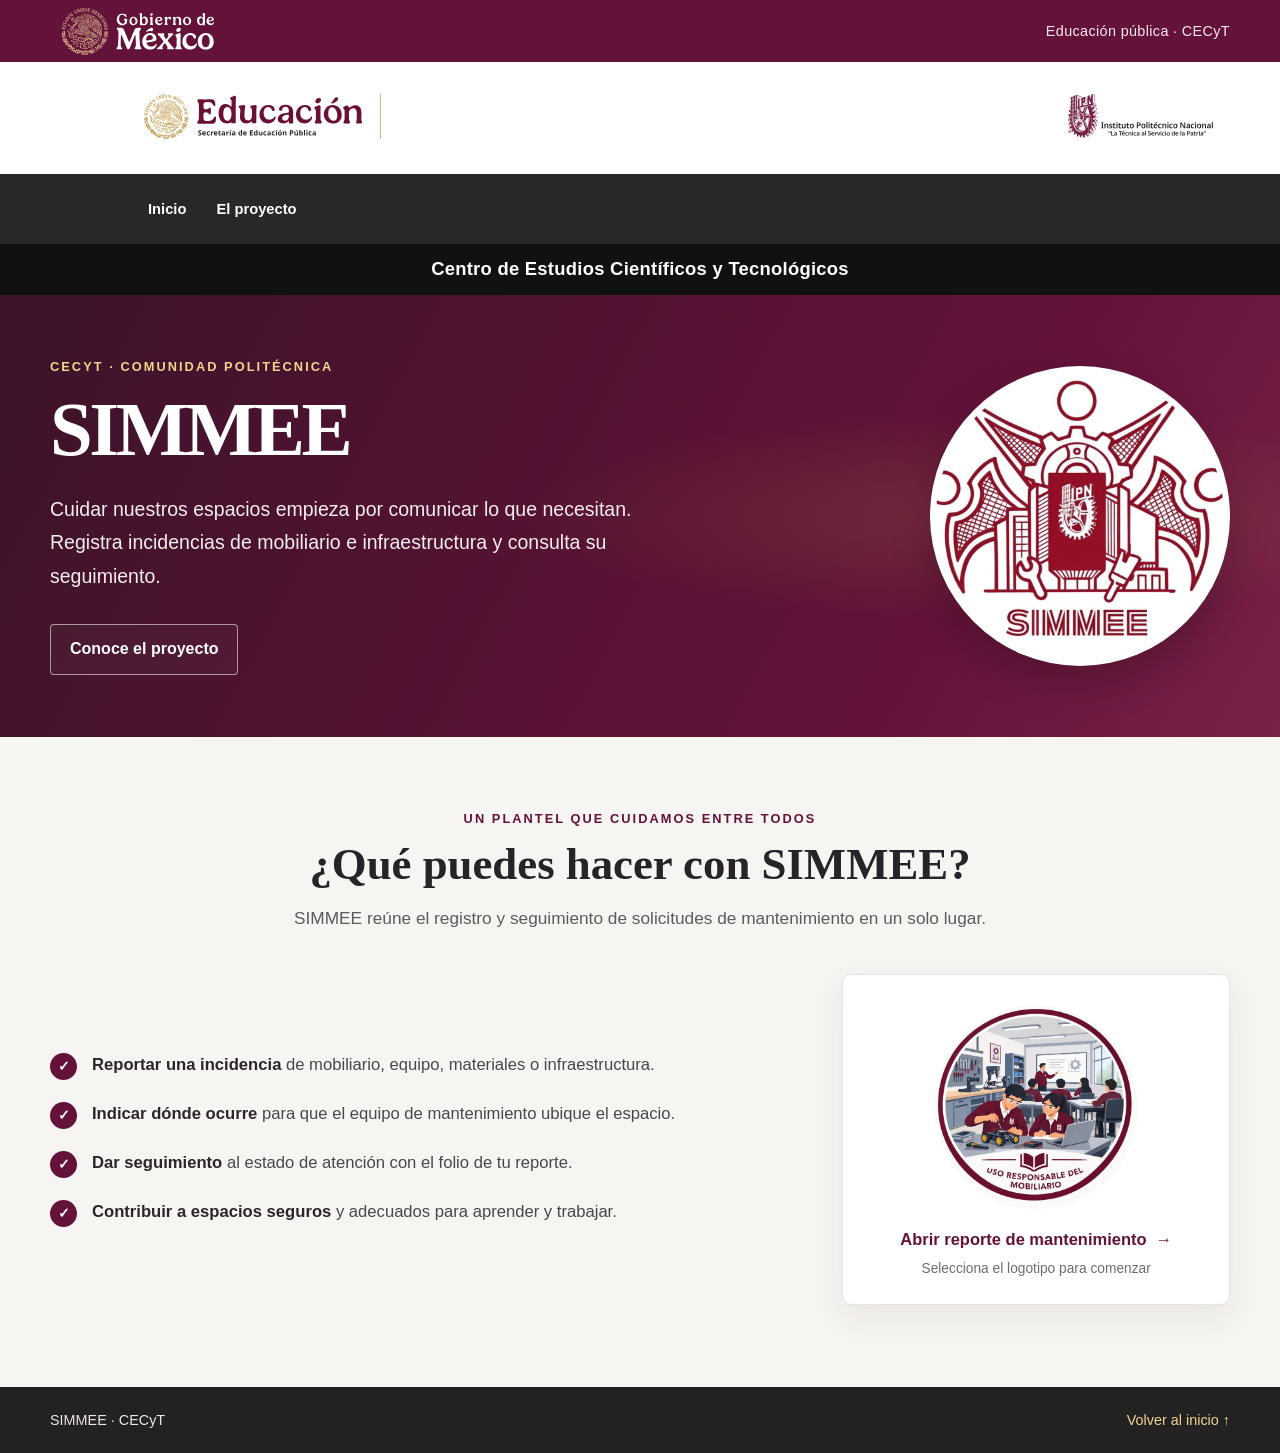
<file: index.html>
<!doctype html>
<html lang="es-MX">
<head>
  <meta charset="utf-8">
  <meta name="viewport" content="width=device-width, initial-scale=1">
  <meta name="theme-color" content="#65123a">
  <meta name="description" content="Aula Consciente: reporta y da seguimiento al mantenimiento de los espacios educativos del CECyT 7.">
  <title>SIMMEE | CECyT </title>
  <link rel="stylesheet" href="Estilo.css">
</head>
<body>
  <header id="inicio">
    <div class="barra-gobierno">
      <div class="contenedor barra-gobierno-contenido">
        <img class="logo-gobierno" src="assets/logo_blanco.svg" alt="Gobierno de México">
        <span class="leyenda-gobierno">Educación pública · CECyT </span>
      </div>
    </div>

    <div class="identidad">
      <div class="contenedor logos-institucionales">
        <img class="logo-educacion" src="assets/pleca-educacion.svg" alt="Secretaría de Educación Pública">
        <img class="logo-ipn" src="assets/logo-ipn-horizontal.svg" alt="Instituto Politécnico Nacional">
      </div>
    </div>

    <nav class="menu-plantel" aria-label="Navegación principal">
      <div class="contenedor menu-contenido">
        <a class="marca-plantel" href="#inicio" aria-label="Aula Consciente, inicio">
          
        </a>
        <a href="#inicio">Inicio</a>
        <a href="#proyecto">El proyecto</a>
      </div>
    </nav>
    <div class="nombre-plantel">Centro de Estudios Científicos y Tecnológicos</div>
  </header>

  <main>
    <section class="hero-proyecto" aria-labelledby="titulo-proyecto">
      <div class="ancho hero-contenido">
        <div class="hero-texto">
          <p class="sobretitulo">CECyT · Comunidad politécnica</p>
          <h1 id="titulo-proyecto">SIMMEE</h1>
          <p class="hero-descripcion">Cuidar nuestros espacios empieza por comunicar lo que necesitan. Registra incidencias de mobiliario e infraestructura y consulta su seguimiento.</p>
          <div class="hero-acciones">
            <a class="boton boton-contorno" href="#proyecto">Conoce el proyecto</a>
          </div>
        </div>
        <img class="hero-logo" src="WhatsApp Image 2026-09-26 at 5.30.05 PM.jpeg" alt="Logotipo: Uso responsable del mobiliario">
      </div>
    </section>

    <section class="seccion-funciones" id="proyecto" aria-labelledby="titulo-funciones">
      <div class="ancho">
        <div class="encabezado-seccion">
          <p class="sobretitulo sobretitulo-vino">Un plantel que cuidamos entre todos</p>
          <h2 id="titulo-funciones">¿Qué puedes hacer con SIMMEE?</h2>
          <p>SIMMEE reúne el registro y seguimiento de solicitudes de mantenimiento en un solo lugar.</p>
        </div>

        <div class="contenido-funciones">
          <ul class="lista-funciones">
            <li><span class="check" aria-hidden="true">✓</span><span><strong>Reportar una incidencia</strong> de mobiliario, equipo, materiales o infraestructura.</span></li>
            <li><span class="check" aria-hidden="true">✓</span><span><strong>Indicar dónde ocurre</strong> para que el equipo de mantenimiento ubique el espacio.</span></li>
            <li><span class="check" aria-hidden="true">✓</span><span><strong>Dar seguimiento</strong> al estado de atención con el folio de tu reporte.</span></li>
            <li><span class="check" aria-hidden="true">✓</span><span><strong>Contribuir a espacios seguros</strong> y adecuados para aprender y trabajar.</span></li>
          </ul>

          <a class="logo-proyecto-enlace" href="REPORTE%20DE%20MANTENIMIENTO.html" aria-label="Abrir el reporte de mantenimiento. Selecciona el logotipo del proyecto para continuar.">
            <span class="logo-marco"><img class="logo-proyecto" src="assets/logo-uso-responsable-mobiliario.jpeg" alt="Logotipo: Uso responsable del mobiliario, con estudiantes del CECyT 7"></span>
            <span class="logo-enlace-texto">Abrir reporte de mantenimiento <span aria-hidden="true">→</span></span>
            <span class="logo-enlace-ayuda">Selecciona el logotipo para comenzar</span>
          </a>
        </div>
      </div>
    </section>

  </main>

  <footer class="pie-pagina">
    <div class="ancho pie-contenido">
      <span>SIMMEE · CECyT </span>
      <a href="#inicio">Volver al inicio ↑</a>
    </div>
  </footer>
</body>
</html>
</file>
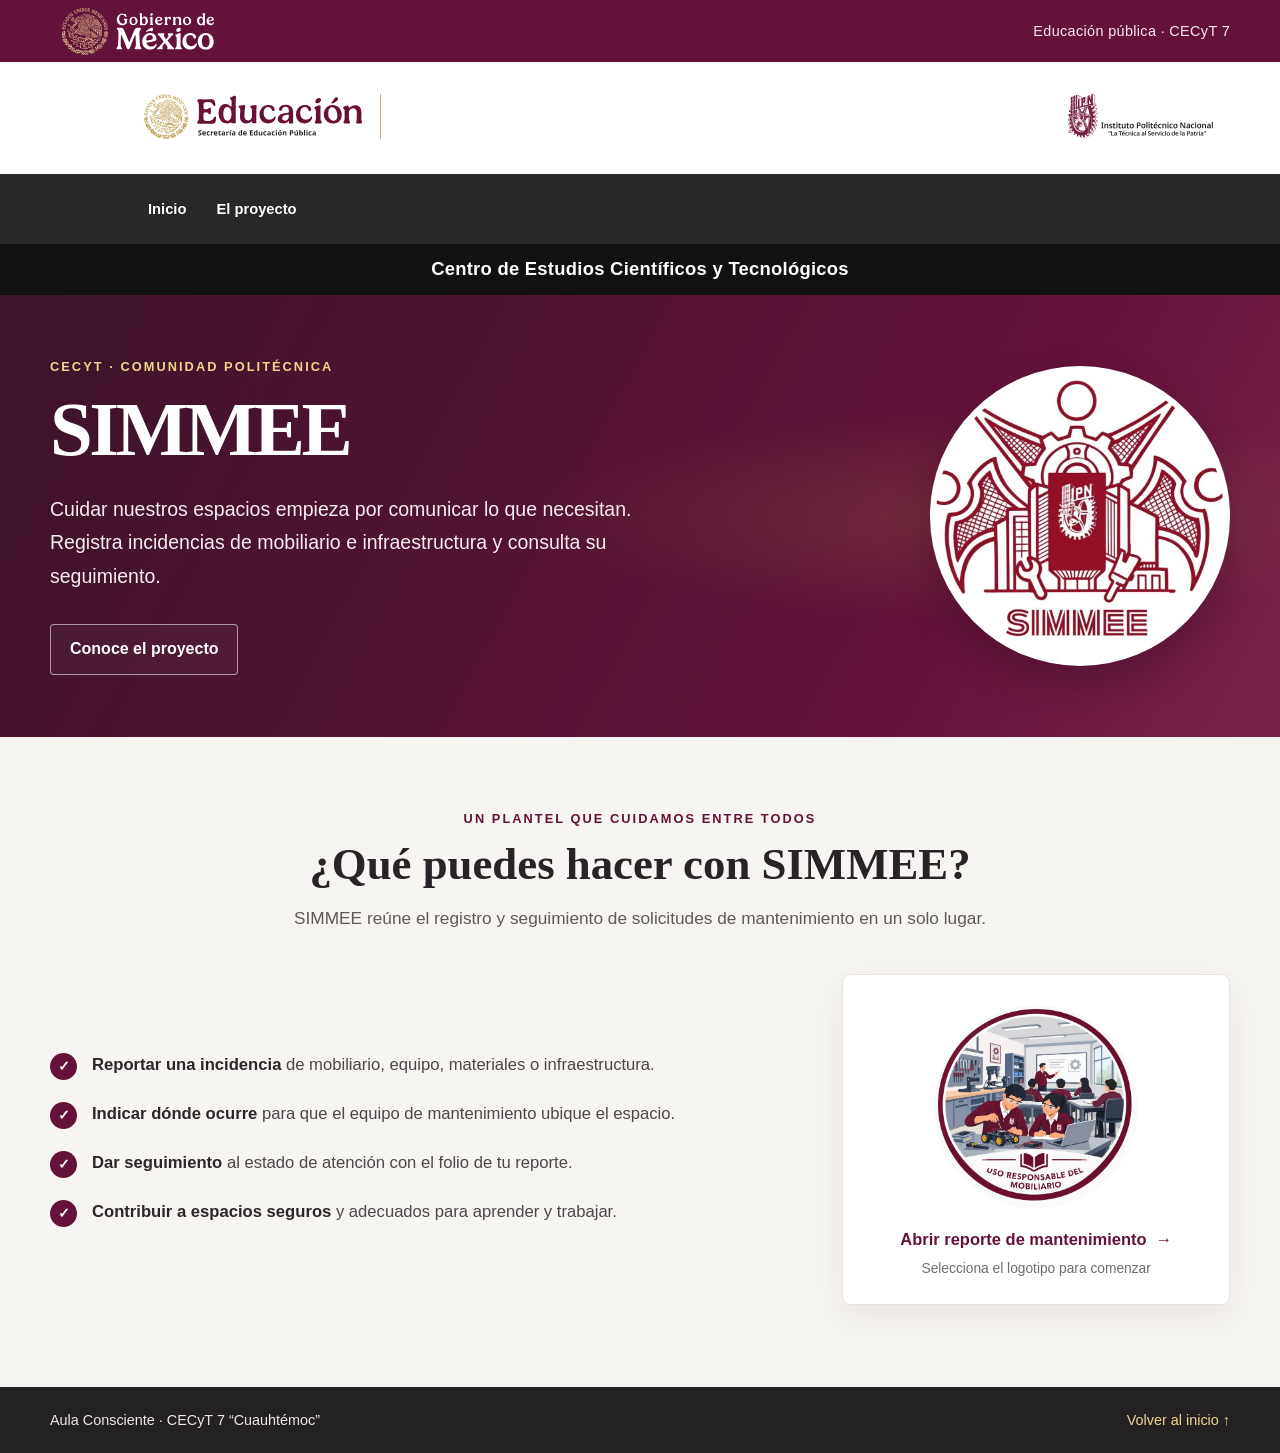
<file: index.html.html>
<!doctype html>
<html lang="es-MX">
<head>
  <meta charset="utf-8">
  <meta name="viewport" content="width=device-width, initial-scale=1">
  <meta name="theme-color" content="#65123a">
  <meta name="description" content="Aula Consciente: reporta y da seguimiento al mantenimiento de los espacios educativos del CECyT 7.">
  <title>SIMMEE | CECyT </title>
  <link rel="stylesheet" href="Estilo.css">
</head>
<body>
  <header id="inicio">
    <div class="barra-gobierno">
      <div class="contenedor barra-gobierno-contenido">
        <img class="logo-gobierno" src="assets/logo_blanco.svg" alt="Gobierno de México">
        <span class="leyenda-gobierno">Educación pública · CECyT 7</span>
      </div>
    </div>

    <div class="identidad">
      <div class="contenedor logos-institucionales">
        <img class="logo-educacion" src="assets/pleca-educacion.svg" alt="Secretaría de Educación Pública">
        <img class="logo-ipn" src="assets/logo-ipn-horizontal.svg" alt="Instituto Politécnico Nacional">
      </div>
    </div>

    <nav class="menu-plantel" aria-label="Navegación principal">
      <div class="contenedor menu-contenido">
        <a class="marca-plantel" href="#inicio" aria-label="Aula Consciente, inicio">
          
        </a>
        <a href="#inicio">Inicio</a>
        <a href="#proyecto">El proyecto</a>
      </div>
    </nav>
    <div class="nombre-plantel">Centro de Estudios Científicos y Tecnológicos</div>
  </header>

  <main>
    <section class="hero-proyecto" aria-labelledby="titulo-proyecto">
      <div class="ancho hero-contenido">
        <div class="hero-texto">
          <p class="sobretitulo">CECyT · Comunidad politécnica</p>
          <h1 id="titulo-proyecto">SIMMEE</h1>
          <p class="hero-descripcion">Cuidar nuestros espacios empieza por comunicar lo que necesitan. Registra incidencias de mobiliario e infraestructura y consulta su seguimiento.</p>
          <div class="hero-acciones">
            <a class="boton boton-contorno" href="#proyecto">Conoce el proyecto</a>
          </div>
        </div>
        <img class="hero-logo" src="WhatsApp Image 2026-09-26 at 5.30.05 PM.jpeg" alt="Logotipo: Uso responsable del mobiliario">
      </div>
    </section>

    <section class="seccion-funciones" id="proyecto" aria-labelledby="titulo-funciones">
      <div class="ancho">
        <div class="encabezado-seccion">
          <p class="sobretitulo sobretitulo-vino">Un plantel que cuidamos entre todos</p>
          <h2 id="titulo-funciones">¿Qué puedes hacer con SIMMEE?</h2>
          <p>SIMMEE reúne el registro y seguimiento de solicitudes de mantenimiento en un solo lugar.</p>
        </div>

        <div class="contenido-funciones">
          <ul class="lista-funciones">
            <li><span class="check" aria-hidden="true">✓</span><span><strong>Reportar una incidencia</strong> de mobiliario, equipo, materiales o infraestructura.</span></li>
            <li><span class="check" aria-hidden="true">✓</span><span><strong>Indicar dónde ocurre</strong> para que el equipo de mantenimiento ubique el espacio.</span></li>
            <li><span class="check" aria-hidden="true">✓</span><span><strong>Dar seguimiento</strong> al estado de atención con el folio de tu reporte.</span></li>
            <li><span class="check" aria-hidden="true">✓</span><span><strong>Contribuir a espacios seguros</strong> y adecuados para aprender y trabajar.</span></li>
          </ul>

          <a class="logo-proyecto-enlace" href="REPORTE%20DE%20MANTENIMIENTO.html" aria-label="Abrir el reporte de mantenimiento. Selecciona el logotipo del proyecto para continuar.">
            <span class="logo-marco"><img class="logo-proyecto" src="assets/logo-uso-responsable-mobiliario.jpeg" alt="Logotipo: Uso responsable del mobiliario, con estudiantes del CECyT 7"></span>
            <span class="logo-enlace-texto">Abrir reporte de mantenimiento <span aria-hidden="true">→</span></span>
            <span class="logo-enlace-ayuda">Selecciona el logotipo para comenzar</span>
          </a>
        </div>
      </div>
    </section>

  </main>

  <footer class="pie-pagina">
    <div class="ancho pie-contenido">
      <span>Aula Consciente · CECyT 7 “Cuauhtémoc”</span>
      <a href="#inicio">Volver al inicio ↑</a>
    </div>
  </footer>
</body>
</html>
</file>
<file: Estilo.css>
:root {
  color-scheme: light;
  --vino: #65123a;
  --vino-oscuro: #3c1329;
  --oro: #c9a64a;
  --tinta: #282628;
  --gris: #5e5a5c;
  --fondo: #f7f5f1;
  --ancho: 1180px;
}

* { box-sizing: border-box; }

html { scroll-behavior: smooth; }

body {
  margin: 0;
  color: var(--tinta);
  background: white;
  font-family: "Segoe UI", Arial, sans-serif;
  line-height: 1.55;
}

a { color: inherit; text-decoration: none; }
a:focus-visible { outline: 3px solid var(--oro); outline-offset: 4px; }

.contenedor,
.ancho { width: min(var(--ancho), calc(100% - 48px)); margin-inline: auto; }

.barra-gobierno { background: var(--vino); color: white; }
.barra-gobierno-contenido {
  min-height: 62px;
  display: flex;
  align-items: center;
  justify-content: space-between;
  gap: 24px;
}
.logo-gobierno { display: block; width: 176px; max-height: 47px; object-fit: contain; }
.leyenda-gobierno { color: #f7e9ef; font-size: .9rem; letter-spacing: .025em; }

.identidad { padding-block: 19px; background: #fff; }
.logos-institucionales {
  min-height: 72px;
  display: flex;
  align-items: center;
  justify-content: space-between;
  gap: 36px;
}
.logos-institucionales img { display: block; max-height: 74px; object-fit: contain; }
.logo-educacion { width: min(60%, 420px); }
.logo-ipn { width: min(29%, 190px); }

.menu-plantel { background: #292728; color: white; }
.menu-contenido { min-height: 60px; display: flex; align-items: center; gap: 30px; }
.menu-contenido > a:not(.marca-plantel) { font-size: .92rem; font-weight: 600; transition: color .18s ease; }
.menu-contenido > a:not(.marca-plantel):hover { color: #e7c978; }
.marca-plantel { width: 66px; height: 70px; align-self: flex-start; display: grid; place-items: center; margin-right: 2px; }
.marca-plantel img { width: 64px; height: 64px; object-fit: contain; }
.menu-contenido .enlace-reporte { margin-left: auto; color: #f0d58c; }
.enlace-reporte span { padding-left: 5px; font-size: 1.08em; }
.nombre-plantel {
  padding: 11px 20px;
  color: white;
  background: #121112;
  text-align: center;
  font-size: clamp(.94rem, 1.7vw, 1.15rem);
  font-weight: 600;
  letter-spacing: .015em;
}

.hero-proyecto {
  min-height: 430px;
  overflow: hidden;
  color: white;
  background:
    radial-gradient(ellipse at 77% 50%, rgba(201,166,74,.16), transparent 33%),
    linear-gradient(118deg, var(--vino-oscuro), var(--vino) 73%, #7a2149);
}
.hero-contenido { min-height: 430px; display: flex; align-items: center; justify-content: space-between; gap: 48px; padding-block: 62px; }
.hero-texto { max-width: 720px; }
.sobretitulo { margin: 0 0 14px; color: #f0d58c; font-size: .8rem; font-weight: 800; letter-spacing: .16em; text-transform: uppercase; }
.hero-contenido h1 { margin: 0; font-family: Georgia, "Times New Roman", serif; font-size: clamp(3rem, 6vw, 5.4rem); font-weight: 600; letter-spacing: -.045em; line-height: 1.04; }
.hero-descripcion { max-width: 640px; margin: 23px 0 0; color: #f6edf0; font-size: clamp(1.05rem, 2vw, 1.22rem); line-height: 1.7; }
.hero-acciones { display: flex; flex-wrap: wrap; gap: 13px; margin-top: 31px; }
.boton { min-height: 48px; display: inline-flex; align-items: center; justify-content: center; gap: 12px; padding: 12px 19px; border: 1px solid transparent; border-radius: 4px; font-weight: 750; transition: transform .18s ease, background-color .18s ease, box-shadow .18s ease; }
.boton:hover { transform: translateY(-2px); }
.boton-dorado { color: #342718; background: #e5c673; box-shadow: 0 7px 18px rgba(20,8,16,.17); }
.boton-dorado:hover { background: #f0d58c; }
.boton-contorno { color: white; border-color: rgba(255,255,255,.55); background: rgba(255,255,255,.03); }
.boton-contorno:hover { background: rgba(255,255,255,.12); }

.hero-logo { display: block; width: clamp(210px, 24vw, 300px); aspect-ratio: 1; flex: 0 0 auto; border: 6px solid rgba(255,255,255,.9); border-radius: 50%; background: white; object-fit: cover; box-shadow: 0 16px 38px rgba(20,8,16,.26); }

.seccion-funciones { padding: 72px 0 82px; background: var(--fondo); }
.encabezado-seccion { max-width: 800px; margin: 0 auto 42px; text-align: center; }
.sobretitulo-vino { margin-bottom: 10px; color: var(--vino); }
.encabezado-seccion h2 { margin: 0; color: #272326; font-family: Georgia, "Times New Roman", serif; font-size: clamp(2rem, 3.5vw, 2.8rem); font-weight: 600; line-height: 1.18; }
.encabezado-seccion > p:last-child { margin: 14px 0 0; color: var(--gris); font-size: 1.08rem; }
.contenido-funciones { display: grid; grid-template-columns: minmax(0, 1.45fr) minmax(280px, .8fr); align-items: center; gap: clamp(34px, 7vw, 92px); }
.lista-funciones { display: grid; gap: 21px; margin: 0; padding: 0; list-style: none; }
.lista-funciones li { display: flex; align-items: flex-start; gap: 15px; color: #4b4649; font-size: 1.04rem; line-height: 1.58; }
.lista-funciones strong { color: #2c2529; }
.check { width: 27px; height: 27px; flex: 0 0 27px; display: inline-grid; place-items: center; margin-top: 1px; border-radius: 50%; color: white; background: var(--vino); font-size: .88rem; font-weight: 800; }

.logo-proyecto-enlace { display: flex; flex-direction: column; align-items: center; padding: 30px 25px 25px; border: 1px solid #e8e0e1; border-radius: 9px; background: white; box-shadow: 0 12px 34px rgba(46,24,36,.07); text-align: center; transition: transform .22s ease, box-shadow .22s ease, border-color .22s ease; }
.logo-proyecto-enlace:hover { transform: translateY(-5px); border-color: #d7c388; box-shadow: 0 18px 42px rgba(46,24,36,.13); }
.logo-marco { width: 204px; aspect-ratio: 1; display: grid; place-items: center; overflow: hidden; margin-bottom: 18px; border-radius: 50%; }
.logo-proyecto { display: block; width: 100%; height: 100%; border-radius: 50%; object-fit: cover; }
.logo-enlace-texto { display: flex; align-items: center; gap: 9px; color: var(--vino); font-size: 1.03rem; font-weight: 800; }
.logo-proyecto-enlace:hover .logo-enlace-texto span { transform: translateX(4px); }
.logo-enlace-texto span { transition: transform .18s ease; }
.logo-enlace-ayuda { margin-top: 5px; color: #716b6d; font-size: .86rem; }

.pie-pagina { color: #ece6e8; background: #242123; }
.pie-contenido { min-height: 66px; display: flex; align-items: center; justify-content: space-between; gap: 20px; font-size: .9rem; }
.pie-contenido a { color: #f0d58c; }
.pie-contenido a:hover { text-decoration: underline; }

@media (max-width: 760px) {
  .contenedor, .ancho { width: min(var(--ancho), calc(100% - 36px)); }
  .barra-gobierno-contenido { min-height: 56px; }
  .logo-gobierno { width: 145px; }
  .leyenda-gobierno { font-size: .76rem; text-align: right; }
  .logos-institucionales { min-height: 64px; gap: 24px; }
  .logos-institucionales img { max-height: 59px; }
  .logo-educacion { width: min(64%, 370px); }
  .logo-ipn { width: min(28%, 145px); }
  .menu-contenido { min-height: 56px; flex-wrap: wrap; gap: 15px 20px; padding-bottom: 11px; }
  .marca-plantel { width: 53px; height: 57px; }
  .marca-plantel img { width: 51px; height: 51px; }
  .menu-contenido > a:not(.marca-plantel) { font-size: .85rem; }
  .menu-contenido .enlace-reporte { margin-left: 0; }
  .hero-contenido { min-height: auto; padding-block: 57px; }
  .hero-logo { width: clamp(170px, 24vw, 230px); }
  .seccion-funciones { padding: 58px 0 65px; }
  .contenido-funciones { grid-template-columns: minmax(0, 1fr) minmax(210px, .75fr); gap: 24px; }
  .logo-proyecto-enlace { padding: 25px 16px 20px; }
  .logo-marco { width: 184px; }
}

@media (max-width: 560px) {
  .contenedor, .ancho { width: calc(100% - 32px); }
  .leyenda-gobierno { max-width: 145px; line-height: 1.3; }
  .logos-institucionales { align-items: center; gap: 12px; }
  .logos-institucionales img { max-height: 48px; }
  .menu-contenido { gap: 10px 15px; }
  .menu-contenido > a:not(.marca-plantel) { font-size: .8rem; }
  .nombre-plantel { padding-inline: 14px; }
  .hero-contenido { align-items: stretch; flex-direction: column; padding-block: 49px; }
  .hero-contenido h1 { font-size: clamp(2.8rem, 14vw, 4rem); }
  .hero-descripcion { font-size: 1.02rem; }
  .hero-logo { width: min(64vw, 220px); align-self: center; }
  .hero-acciones { align-items: stretch; flex-direction: column; }
  .boton { width: 100%; }
  .encabezado-seccion { margin-bottom: 31px; text-align: left; }
  .contenido-funciones { grid-template-columns: 1fr; }
  .logo-proyecto-enlace { max-width: 330px; width: 100%; justify-self: center; }
  .pie-contenido { align-items: flex-start; flex-direction: column; justify-content: center; padding-block: 17px; }
}

@media (prefers-reduced-motion: reduce) {
  *, *::before, *::after { scroll-behavior: auto !important; transition-duration: .01ms !important; }
}
</file>
